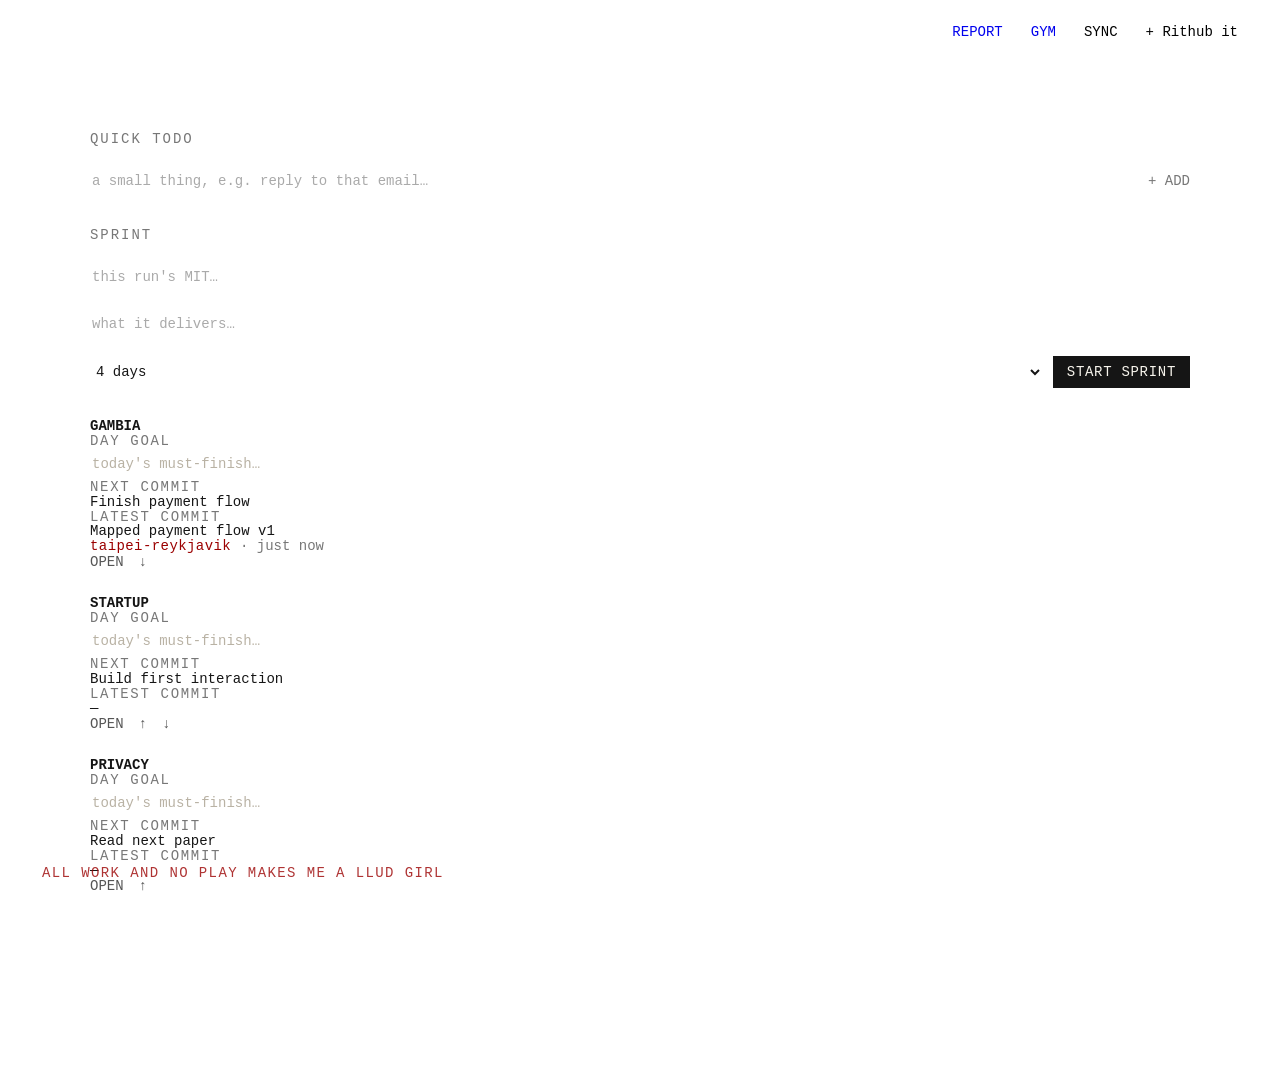
<file: index.html>
<!DOCTYPE html>
<html lang="en">
<head>
  <meta charset="UTF-8" />
  <meta name="viewport" content="width=device-width, initial-scale=1.0" />
  <title>Rithub</title>
  <link rel="stylesheet" href="style.css?v=47" />
</head>

<body>
  <header class="topbar">
    <div></div>
    <div class="topbar-actions">
      <span id="timerBadge" class="timer-badge hidden"></span>
      <a id="reportLink" class="new-project-button" href="report.html">
        REPORT
      </a>
      <a id="gymLink" class="new-project-button" href="gym.html">
        GYM
      </a>
      <button id="syncButton" class="new-project-button">
        SYNC
      </button>
      <button id="newProjectBtn" class="new-project-button">
        + Rithub it
      </button>
    </div>
  </header>

  <main>
    <section id="homeView" class="page">
      <section class="section quick-todo-section">
        <div class="section-heading">QUICK TODO</div>
        <div id="quickTodoList" class="next-list"></div>
        <div class="next-add-row">
          <input id="quickTodoInput" class="next-input" placeholder="a small thing, e.g. reply to that email…" maxlength="140" />
          <button id="addQuickTodoButton" class="plain-button add-button">
            + ADD
          </button>
        </div>
      </section>
      <div id="sprintCard" class="sprint-card"></div>
      <div id="projectsList" class="projects-list"></div>
    </section>

    <section id="projectView" class="page hidden">
      <div class="project-top">
        <button id="backButton" class="plain-button">
          &lt;- BACK TO THE ALL WORK
        </button>
        <button id="cancelProjectButton" class="cancel-button">
          CANCEL PROJECT
        </button>
      </div>

      <div class="project-title-row">
        <h1 id="projectTitle"></h1>
        <button id="timerButton" class="timer-button">
          START TIMER
        </button>
        <button id="timerOnlyButton" class="timer-only-button" title="Timer-only: when ON, stopping the timer logs the minutes directly — no commit text needed.">
          TIMER ONLY
        </button>
        <button id="commitButton" class="commit-button">
          COMMIT
        </button>
      </div>

      <section class="section">
        <div class="section-heading">TODO</div>
        <div id="nextCommitList" class="next-list"></div>
        <div class="next-add-row">
          <input id="nextInput" class="next-input" placeholder="add a small todo…" maxlength="140" />
          <button id="addNextButton" class="plain-button add-button">
            + ADD
          </button>
        </div>
      </section>

      <section class="section">
        <div class="section-heading">GOALS</div>
        <div class="goal-row">
          <span class="goal-label">MONTH</span>
          <input id="goalMonthInput" class="goal-input" placeholder="this month's must-complete…" maxlength="140" autocomplete="off" />
        </div>
      </section>

      <section class="section history-section">
        <div class="section-heading">HISTORY</div>
        <div id="historyList" class="history-list"></div>
      </section>
    </section>
  </main>

  <div id="projectModal" class="modal hidden">
    <div class="modal-inner">
      <div class="modal-heading">NEW PROJECT</div>
      <input id="projectNameInput" type="text" placeholder="name" autocomplete="off" />

      <div class="modal-actions">
        <button id="closeProjectModal" class="plain-button">CANCEL</button>
        <button id="createProjectButton" class="commit-button">CREATE</button>
      </div>
    </div>
  </div>

  <div id="commitModal" class="modal hidden">
    <div class="modal-inner">
      <div class="modal-heading">NEW COMMIT</div>
      <textarea id="commitInput" placeholder="what happened?"></textarea>

      <div class="next-add-row">
        <span class="time-label">FROM</span>
        <input type="time" id="commitStartInput" class="next-input" />
        <span class="time-label">TO</span>
        <input type="time" id="commitEndInput" class="next-input" />
      </div>

      <div class="commit-next-heading">NEXT</div>
      <div id="commitNextList" class="commit-next-list"></div>

      <div class="next-add-row">
        <input id="commitNextInput" class="next-input" placeholder="add a small todo…" maxlength="140" />
        <button id="addCommitNextButton" class="plain-button add-button">
          + ADD
        </button>
      </div>

      <div id="commitTimerNote" class="timer-note hidden">
        <span id="commitTimerNoteText"></span>
        <button id="commitTimerDiscard" class="plain-button">
          DISCARD
        </button>
      </div>

      <div class="modal-actions">
        <button id="closeCommitModal" class="plain-button">CANCEL</button>
        <button id="commitDeepToggle" class="deep-toggle-button" title="Mark this commit as deep work. Decide after the timer stops, not before.">
          DEEP
        </button>
        <button id="saveCommitButton" class="commit-button">COMMIT</button>
      </div>
    </div>
  </div>

  <div id="syncModal" class="modal hidden">
    <div class="modal-inner">
      <div class="modal-heading">CLOUD SYNC</div>

      <div id="syncStatus" class="sync-status">not configured</div>

      <input id="syncTokenInput" type="password" placeholder="github token (gist scope)" autocomplete="off" />

      <input id="syncGistInput" type="text" placeholder="gist id — only for the 2nd device" autocomplete="off" />
      <div class="sync-hint">First device: leave the gist id empty and a private gist is created for you. Other devices: paste the same token + the gist id shown here after enabling.</div>

      <div class="modal-actions">
        <button id="closeSyncModal" class="plain-button">CLOSE</button>
        <button id="disableSyncButton" class="plain-button hidden">DISCONNECT</button>
        <button id="syncNowButton" class="plain-button hidden">SYNC NOW</button>
        <button id="enableSyncButton" class="commit-button">ENABLE</button>
      </div>

      <div class="modal-heading" style="margin-top:28px">FILM BACKGROUND</div>
      <div class="sync-hint">Daily backdrop from a film you've watched — via TMDB. Free key at themoviedb.org (v3 auth).</div>
      <input id="filmTmdbInput" type="password" placeholder="tmdb api key" autocomplete="off" />
      <textarea id="filmListInput" rows="6" placeholder="one film per line, e.g.&#10;Eternity and a Day&#10;Forever and a Day" style="width:100%;margin-top:8px"></textarea>
      <div class="modal-actions">
        <button id="saveFilmBgButton" class="commit-button">SAVE FILM BG</button>
      </div>
      <div id="filmBgStatus" style="font-size:11px;color:#888;margin-top:6px;min-height:14px;"></div>
    </div>
  </div>

  <div id="filmBg"></div>
  <div id="filmCredit" class="hidden"></div>

  <footer class="footer">
    ALL WORK AND NO PLAY MAKES ME A LLUD GIRL
  </footer>

  <script src="report.js?v=47"></script>
  <script src="film-bg.js?v=12"></script>
  <script src="app.js?v=53"></script>
</body>
</html>
</file>
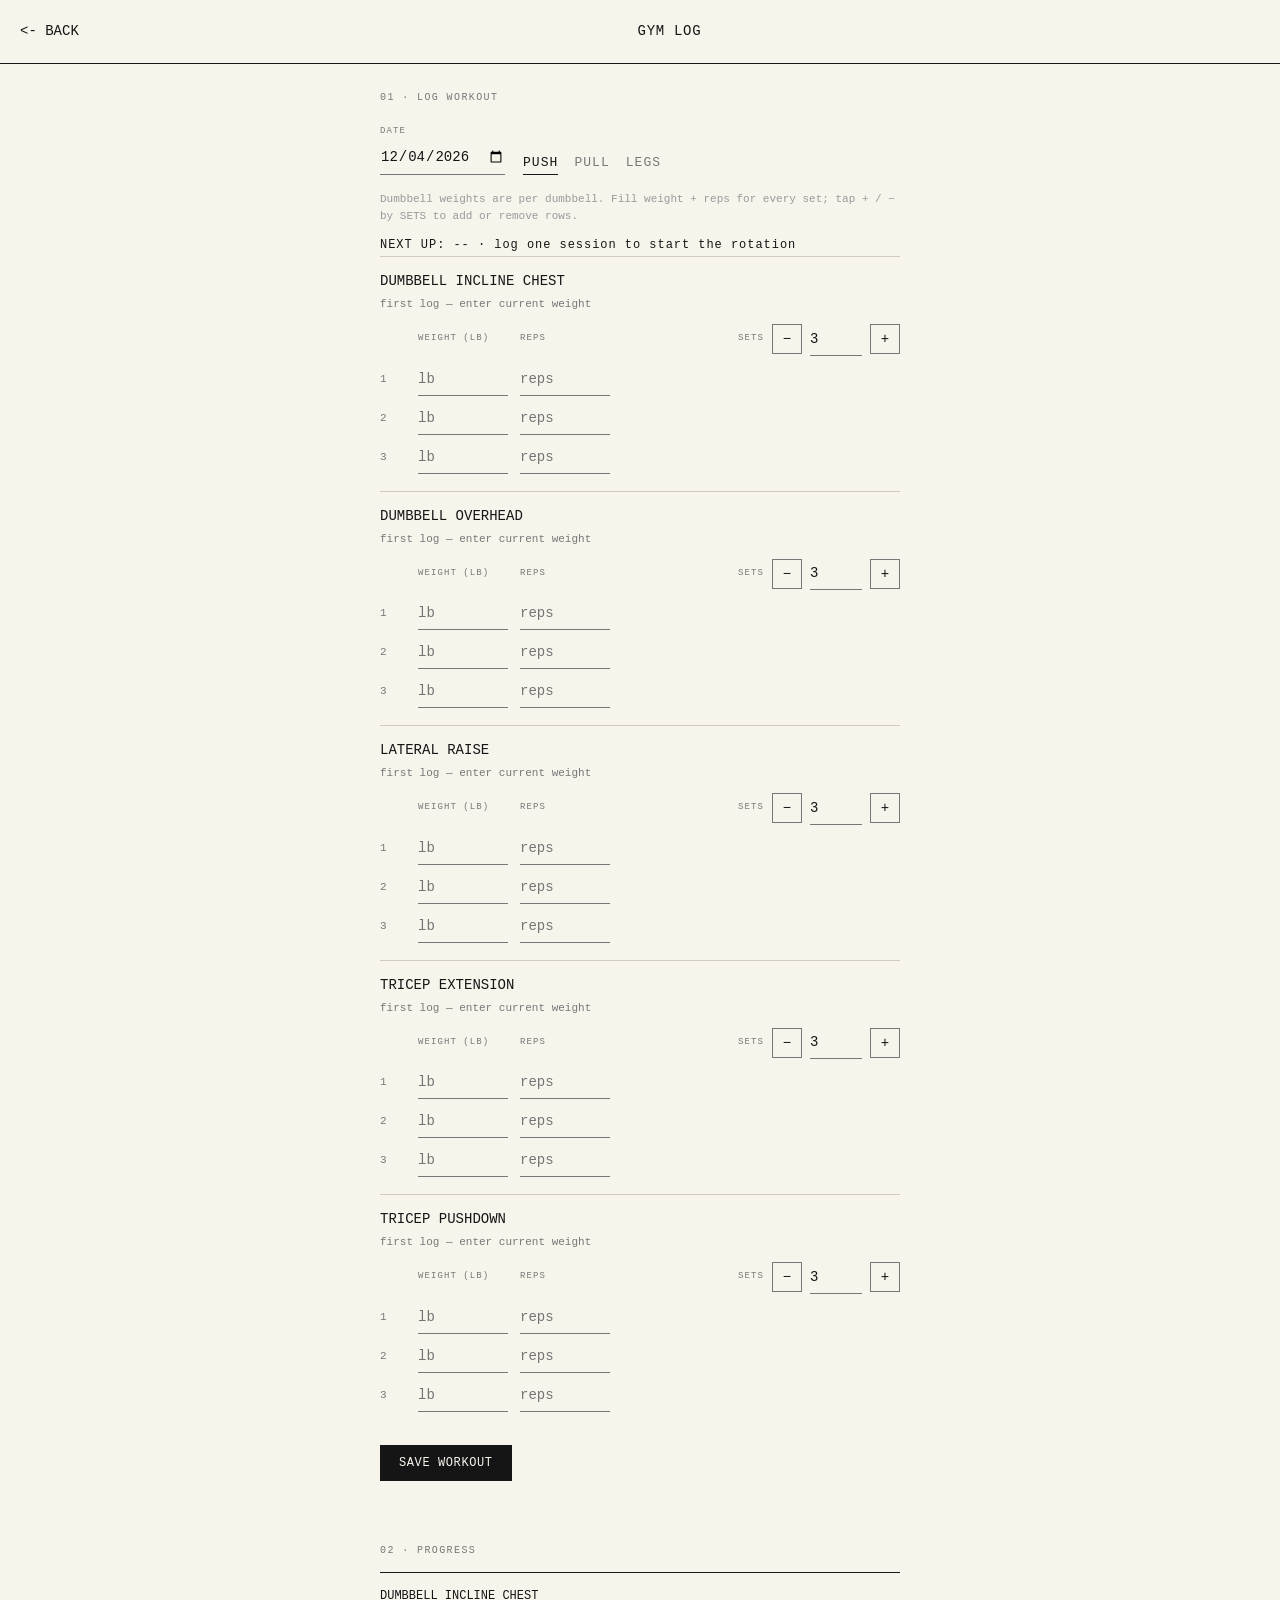
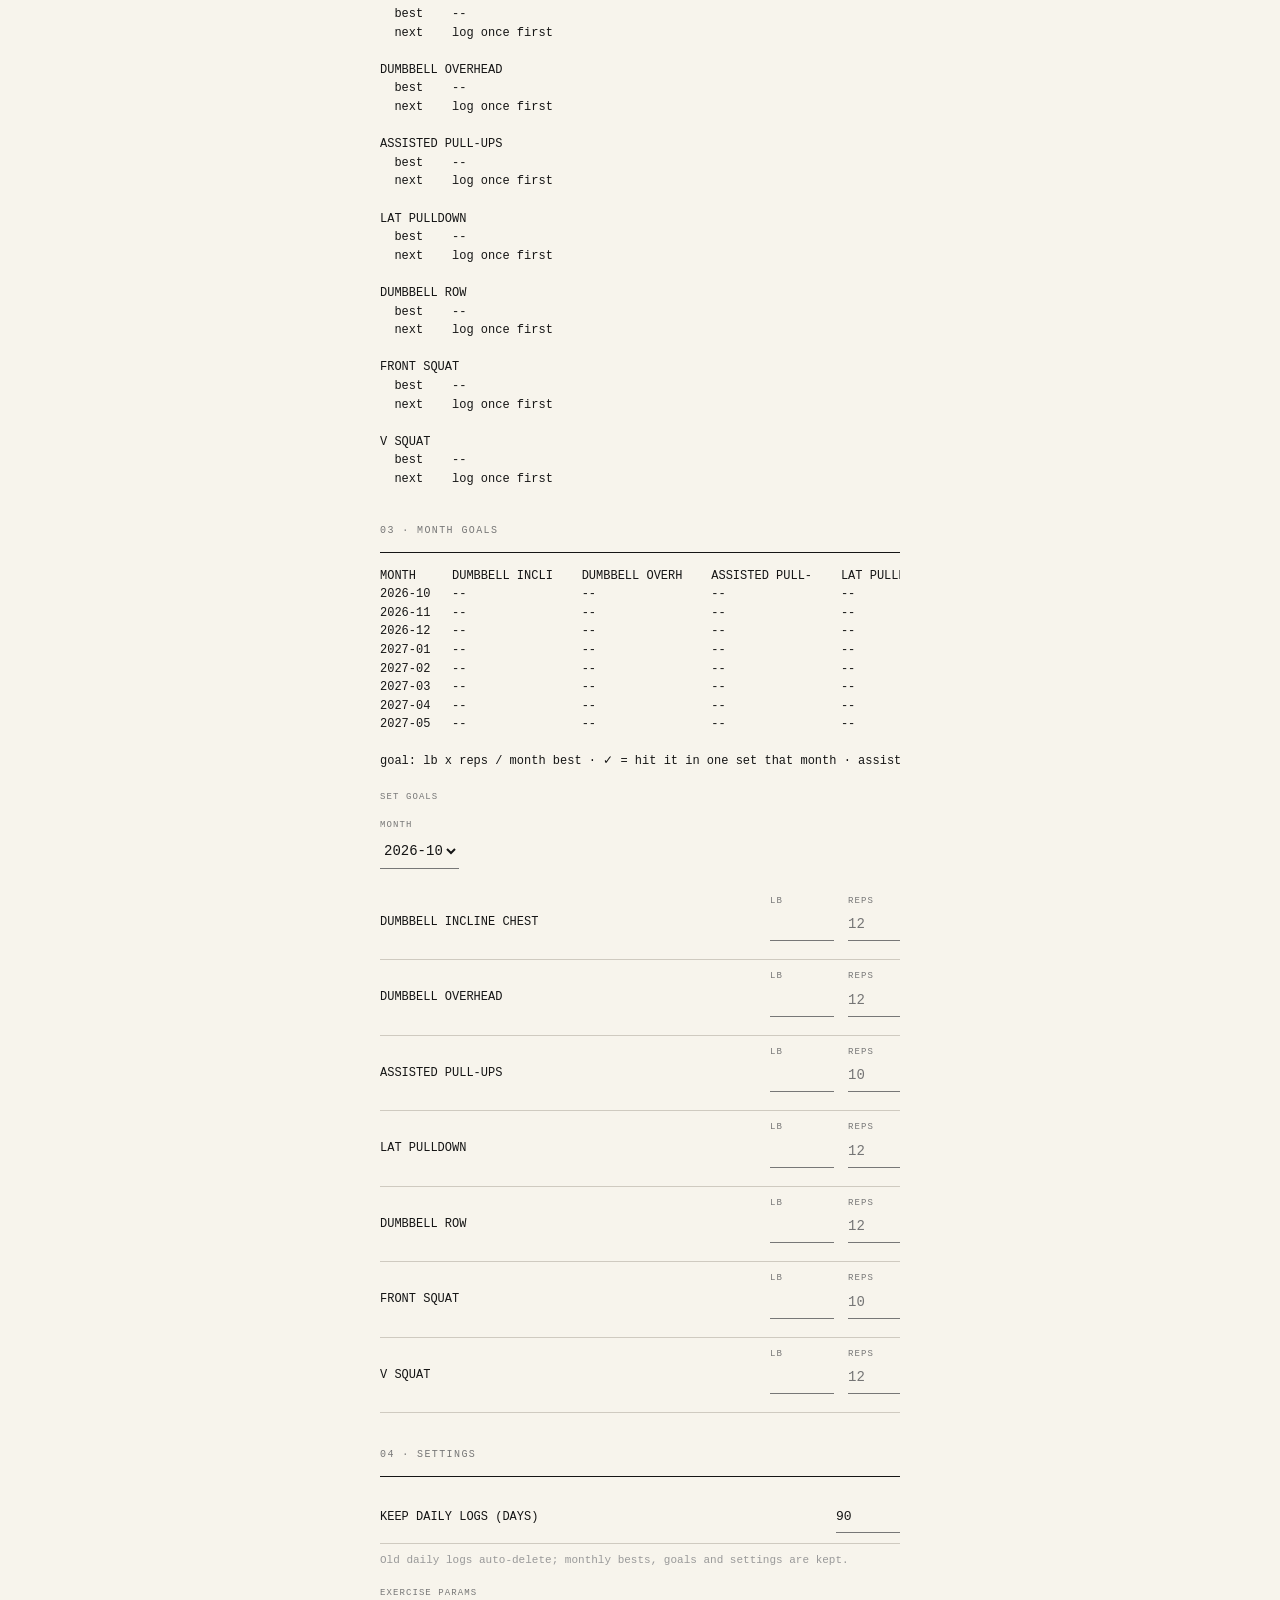
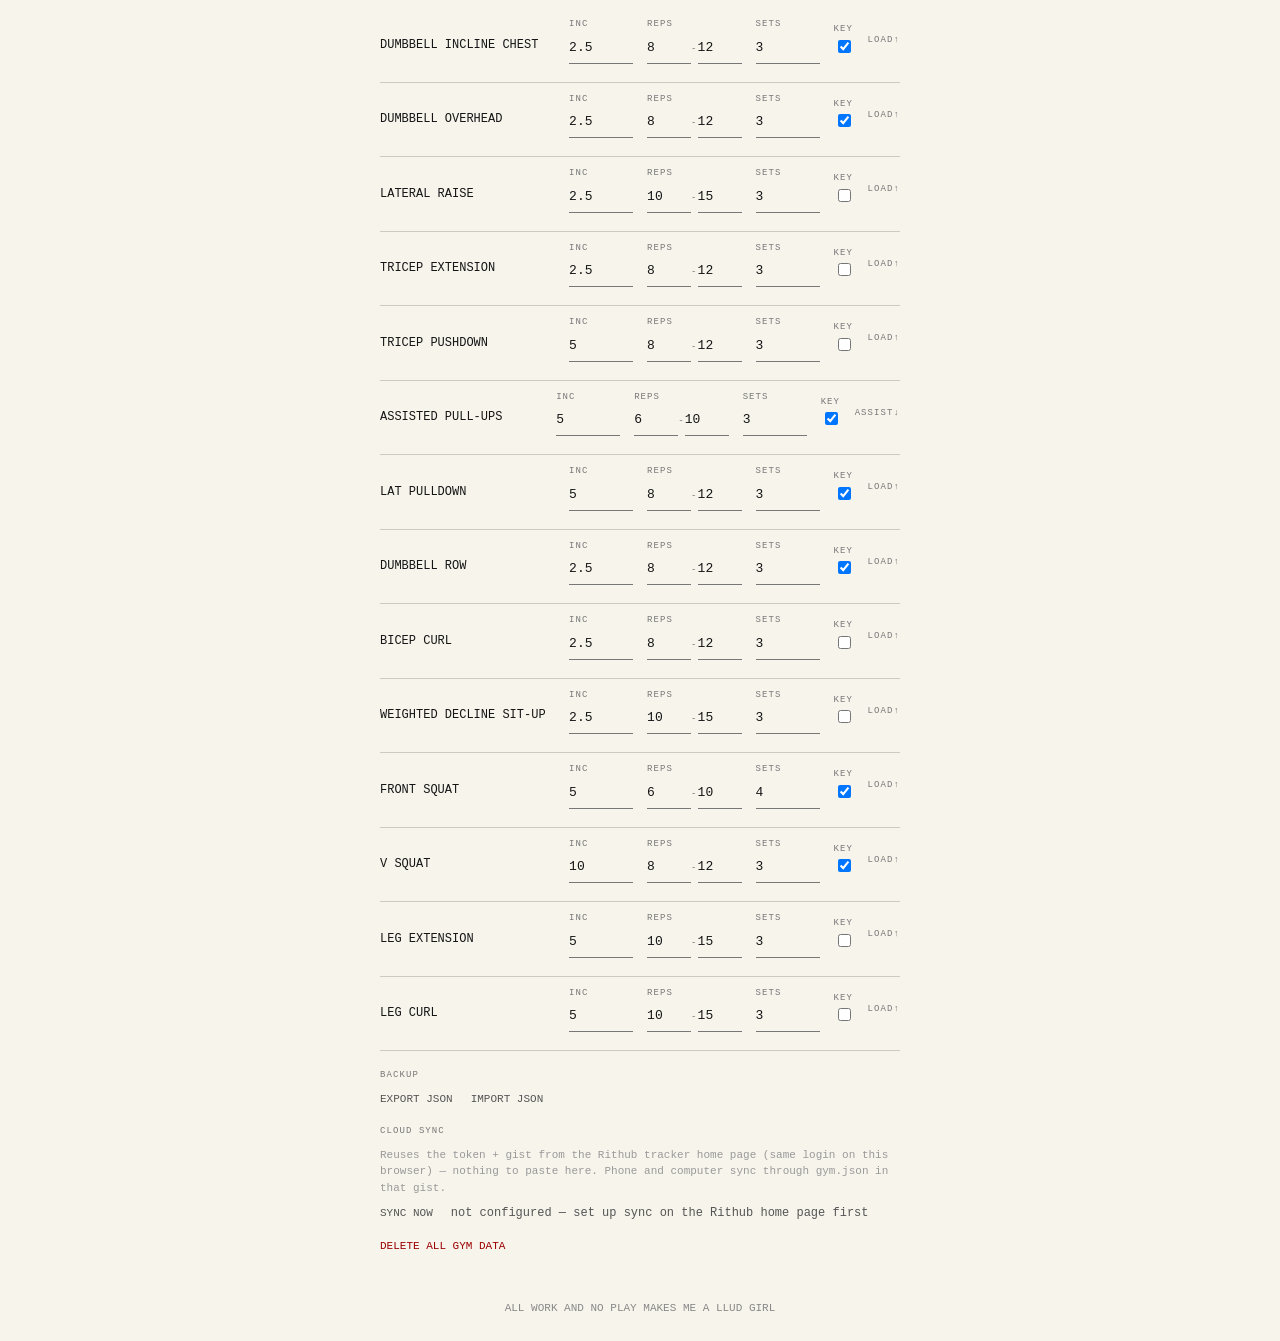
<file: gym.html>
<!DOCTYPE html>
<html lang="en">
<head>
  <meta charset="UTF-8" />
  <meta name="viewport" content="width=device-width, initial-scale=1.0" />
  <title>Rithub · Gym Log</title>
  <style>
    * { box-sizing: border-box; }
    html, body { margin: 0; padding: 0; }
    body {
      background: #f7f4ec;
      color: #151515;
      font-family: "Courier New", Courier, monospace;
      font-size: 14px;
      line-height: 1.5;
      -webkit-text-size-adjust: 100%;
    }
    .topbar {
      height: 64px;
      padding: 0 20px;
      display: flex;
      align-items: center;
      justify-content: space-between;
      border-bottom: 1px solid #151515;
    }
    .topbar-title { font-size: 14px; letter-spacing: 0.05em; }
    .back-link {
      border: none; background: transparent; padding: 0;
      font-family: inherit; font-size: 14px; cursor: pointer;
      text-decoration: none; color: #151515;
    }
    .back-link:hover { color: #9b0000; }
    main { padding: 20px; max-width: 560px; margin: 0 auto; }
    .section-heading {
      margin: 34px 0 14px; font-size: 10px; color: #777; letter-spacing: 0.14em;
    }
    .section-heading:first-child { margin-top: 6px; }
    pre {
      font-family: "Courier New", Courier, monospace;
      font-size: 12px; line-height: 1.55;
      white-space: pre; overflow-x: auto; margin: 0 0 20px 0;
    }
    .rule { border: none; border-top: 1px solid #151515; margin: 0 0 14px; }
    .row-label { margin-bottom: 8px; font-size: 9px; color: #777; letter-spacing: 0.12em; }
    input, select {
      font-family: inherit; font-size: 14px; color: #151515;
      background: transparent; border: none; border-bottom: 1px solid #777;
      padding: 8px 0; outline: none; border-radius: 0;
    }
    input:focus, select:focus { border-color: #151515; }
    input[type="number"] { width: 90px; }
    input[type="checkbox"] { width: auto; }
    .log-controls { display: flex; gap: 18px; align-items: flex-end; margin-bottom: 16px; flex-wrap: wrap; }
    .daytabs { display: flex; gap: 16px; }
    .daytabs button {
      border: none; background: transparent; padding: 4px 0;
      font-family: inherit; font-size: 13px; letter-spacing: 0.08em;
      color: #777; cursor: pointer; border-bottom: 1px solid transparent;
    }
    .daytabs button.active { color: #151515; border-bottom-color: #151515; }
    .exblock { border-top: 1px solid #cfcac0; padding: 14px 0; }
    .exname { font-size: 14px; text-transform: uppercase; }
    .exsuggest { font-size: 11px; color: #777; margin: 4px 0 10px; }
    .exsuggest.bump { color: #9b0000; }
    .exinputs { display: flex; gap: 18px; flex-wrap: wrap; }
    .exinputs label { display: flex; flex-direction: column; gap: 2px; }
    .sethead, .exsetrow { display: flex; gap: 12px; align-items: center; }
    .sethead { margin: 10px 0 4px; }
    .setnum { width: 26px; flex: none; font-size: 11px; color: #777; }
    .setcol { width: 90px; flex: none; font-size: 9px; color: #777; letter-spacing: 0.12em; }
    .exsetrow { padding: 3px 0; }
    .exsetrow input[type="number"] { width: 90px; }
    .setsctrl { margin-left: auto; display: flex; align-items: center; gap: 8px; font-size: 9px; color: #777; letter-spacing: 0.12em; }
    .setsctrl input[type="number"] { width: 52px; }
    .stepbtn {
      border: 1px solid #777; background: transparent; color: #151515;
      font-family: inherit; font-size: 14px; width: 30px; height: 30px;
      line-height: 1; padding: 0; cursor: pointer; border-radius: 0;
    }
    .stepbtn:active { background: #151515; color: #f7f4ec; }
    .black-button {
      border: 1px solid #151515; background: #151515; color: #f7f4ec;
      padding: 10px 18px; font-family: inherit; font-size: 12px;
      letter-spacing: 0.05em; cursor: pointer; margin-top: 16px;
    }
    .black-button:hover { background: #9b0000; border-color: #9b0000; }
    .plain-button {
      border: none; background: transparent; padding: 0;
      font-family: inherit; font-size: 11px; color: #555; cursor: pointer;
    }
    .plain-button:hover { color: #000; text-decoration: underline; }
    .msg { font-size: 12px; color: #555; margin-top: 10px; min-height: 18px; }
    .goalrow, .setrow {
      display: flex; gap: 14px; align-items: center;
      padding: 10px 0; border-bottom: 1px solid #cfcac0; font-size: 13px;
    }
    .goalrow .gname, .setrow .sname { flex: 1; text-transform: uppercase; font-size: 12px; }
    .setrow input[type="number"] { width: 64px; font-size: 13px; }
    .danger { color: #9b0000; font-size: 11px; margin-top: 18px; }
    .hint { font-size: 11px; color: #999; margin: 8px 0 0; }
    .todayline { font-size: 12px; letter-spacing: 0.08em; margin: 12px 0 2px; }
    .todayline b { color: #9b0000; }
    .footer { text-align: center; font-size: 11px; color: #888; padding: 24px 0; }
    /* film background — shared with index/report */
    #filmBg {
      position: fixed;
      inset: 0;
      z-index: -1;
      background-size: cover;
      background-position: center;
      opacity: 0.30;
      pointer-events: none;
    }
    #filmCredit {
      position: fixed;
      top: 8px;
      left: 12px;
      z-index: 50;
      font-size: 11px;
      color: #888;
      letter-spacing: 0.04em;
      pointer-events: none;
    }
  </style>
</head>
<body>
  <div id="filmBg"></div>
  <div id="filmCredit" class="hidden"></div>
  <header class="topbar">
    <a class="back-link" href="index.html">&lt;- BACK</a>
    <div class="topbar-title">GYM LOG</div>
    <div></div>
  </header>

  <main>
    <div class="section-heading">01 · LOG WORKOUT</div>
    <div class="log-controls">
      <label><span class="row-label">DATE</span><br><input type="date" id="logDate"></label>
      <div class="daytabs" id="dayTabs">
        <button data-day="push" class="active">PUSH</button>
        <button data-day="pull">PULL</button>
        <button data-day="legs">LEGS</button>
      </div>
    </div>
    <p class="hint">Dumbbell weights are per dumbbell. Fill weight + reps for every set; tap + / − by SETS to add or remove rows.</p>
    <div id="todayLine" class="todayline"></div>
    <div id="exerciseList"></div>
    <button id="saveBtn" class="black-button">SAVE WORKOUT</button>
    <div class="msg" id="saveMsg"></div>

    <div class="section-heading">02 · PROGRESS</div>
    <hr class="rule">
    <pre id="progressPre">loading…</pre>

    <div class="section-heading">03 · MONTH GOALS</div>
    <hr class="rule">
    <pre id="goalsPre">loading…</pre>
    <div class="row-label">SET GOALS</div>
    <div class="log-controls">
      <label><span class="row-label">MONTH</span><br><select id="goalMonth"></select></label>
    </div>
    <div id="goalEditor"></div>

    <div class="section-heading">04 · SETTINGS</div>
    <hr class="rule">
    <div class="setrow">
      <span class="sname">Keep daily logs (days)</span>
      <input type="number" id="retentionInput" min="7" max="365">
    </div>
    <p class="hint">Old daily logs auto-delete; monthly bests, goals and settings are kept.</p>
    <div class="row-label" style="margin-top:18px">EXERCISE PARAMS</div>
    <div id="exSettings"></div>
    <div class="row-label" style="margin-top:18px">BACKUP</div>
    <div style="display:flex;gap:18px;margin-top:8px">
      <button class="plain-button" id="exportBtn">EXPORT JSON</button>
      <label class="plain-button">IMPORT JSON<input type="file" id="importFile" accept=".json" hidden></label>
    </div>
    <div class="row-label" style="margin-top:18px">CLOUD SYNC</div>
    <p class="hint">Reuses the token + gist from the Rithub tracker home page (same login on this browser) — nothing to paste here. Phone and computer sync through gym.json in that gist.</p>
    <div style="display:flex;gap:18px;margin-top:8px;align-items:baseline">
      <button class="plain-button" id="gymSyncBtn">SYNC NOW</button>
      <span class="msg" id="gymSyncMsg" style="margin-top:0"></span>
    </div>
    <button class="plain-button danger" id="clearBtn">DELETE ALL GYM DATA</button>
  </main>

  <footer class="footer">ALL WORK AND NO PLAY MAKES ME A LLUD GIRL</footer>

  <script src="film-bg.js?v=1"></script>
  <script src="gym.js?v=9"></script>
  <script>if (typeof initFilmBg === 'function') initFilmBg();</script>
</body>
</html>
</file>
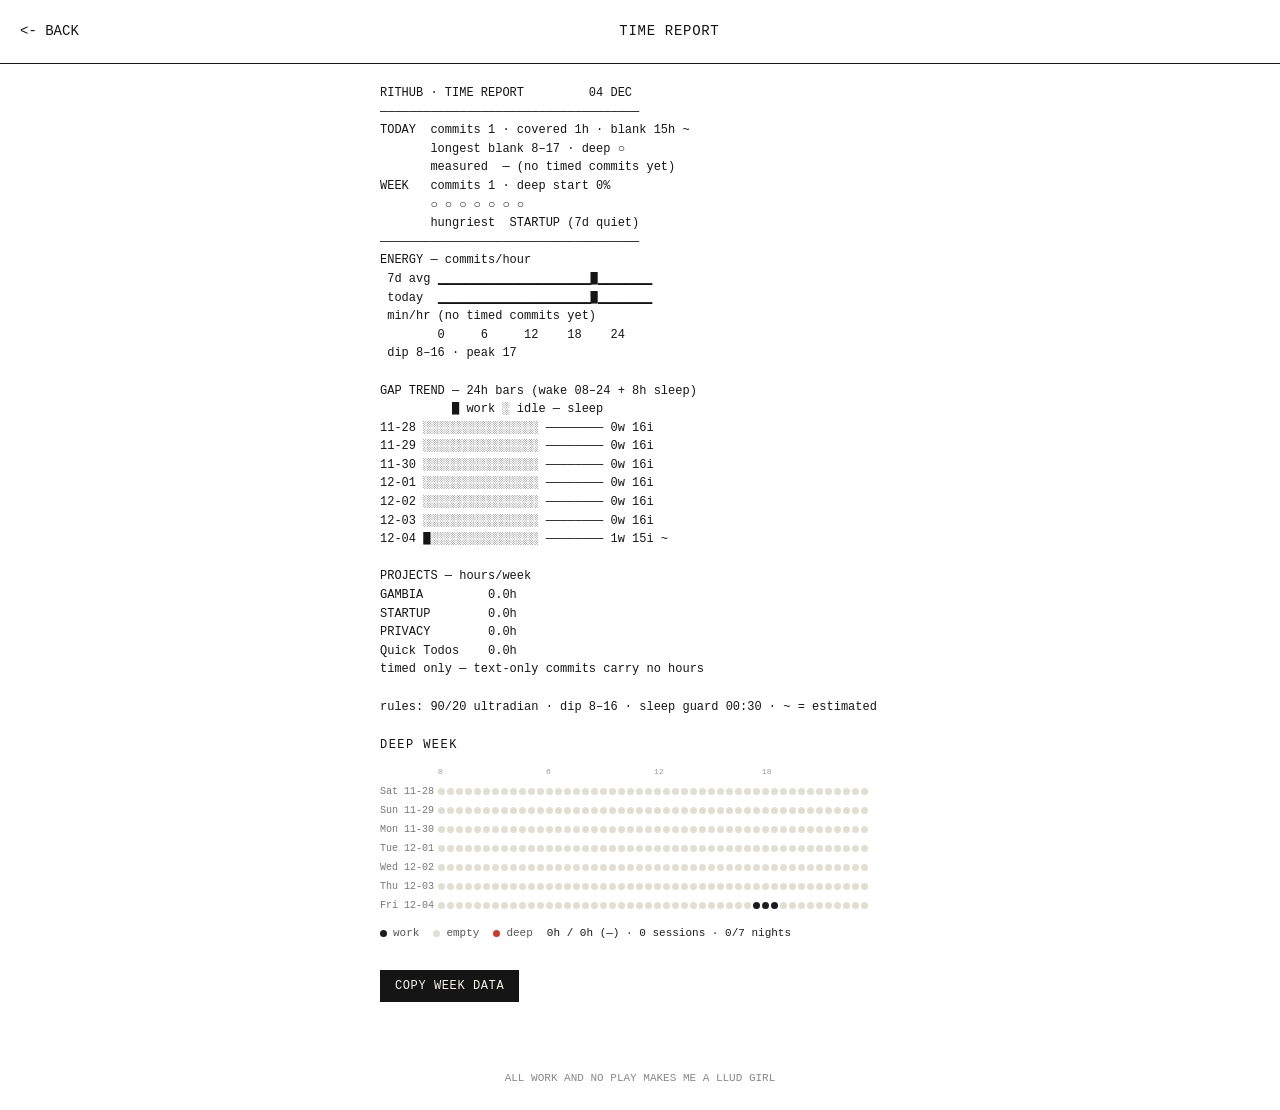
<file: report.html>
<!DOCTYPE html>
<html lang="en">
<head>
  <meta charset="UTF-8" />
  <meta name="viewport" content="width=device-width, initial-scale=1.0" />
  <title>Rithub · Time Report</title>
  <style>

    * {
      box-sizing: border-box;
    }

    html,
    body {
      margin: 0;
      padding: 0;
    }

    body {
      background: #ffffff;
      color: #151515;
      font-family:
        "Courier New",
        Courier,
        monospace;
      font-size: 14px;
      line-height: 1.5;
      -webkit-text-size-adjust: 100%;
    }

    .topbar {
      height: 64px;
      padding: 0 20px;
      display: flex;
      align-items: center;
      justify-content: space-between;
      border-bottom: 1px solid #151515;
    }

    .topbar-title {
      font-size: 14px;
      letter-spacing: 0.05em;
    }

    .new-project-button {
      border: none;
      background: transparent;
      padding: 0;
      font-family: inherit;
      font-size: 14px;
      cursor: pointer;
      text-decoration: none;
      color: #151515;
    }

    .new-project-button:hover {
      color: #9b0000;
    }

    main {
      padding: 20px;
      max-width: 560px;
      margin: 0 auto;
    }

    pre {
      font-family:
        "Courier New",
        Courier,
        monospace;
      font-size: 12px;
      line-height: 1.55;
      white-space: pre;
      overflow-x: auto;
      margin: 0 0 20px 0;
    }

    .report-actions {
      display: flex;
      align-items: center;
      gap: 14px;
      margin-bottom: 24px;
    }

    .copy-button {
      border: 1px solid #151515;
      background: #151515;
      color: #f7f4ec;
      padding: 8px 14px;
      font-family: inherit;
      font-size: 12px;
      letter-spacing: 0.05em;
      cursor: pointer;
    }

    .copy-button:hover {
      background: #9b0000;
      border-color: #9b0000;
    }

    .copy-msg {
      font-size: 12px;
      color: #555;
    }

    /* DEEP WEEK dot grid — black = work,
       light = empty, red = deep work */
    .deepweek-section {
      margin: 6px 0 28px 0;
    }


    .deepweek-title {
      font-size: 12px;
      letter-spacing: 0.12em;
      margin-bottom: 12px;
    }

    .dw-row {
      display: flex;
      align-items: center;
      margin-bottom: 4px;
    }

    .dw-label {
      width: 58px;
      flex: none;
      font-family:
        "Courier New",
        Courier,
        monospace;
      font-size: 10px;
      color: #777;
    }

    .dw-dots {
      display: flex;
      gap: 2px;
    }

    .dw-dot {
      width: 7px;
      height: 7px;
      border-radius: 50%;
      flex: none;
    }

    .dw-empty { background: #e3ded2; }
    .dw-work { background: #1c1c1c; }
    .dw-deep { background: #c93a2e; }

    .dw-axis {
      display: flex;
      align-items: flex-end;
      margin-bottom: 6px;
    }

    .dw-axis .dw-label {
      color: transparent;
    }

    .dw-tick {
      width: 7px;
      flex: none;
      font-family:
        "Courier New",
        Courier,
        monospace;
      font-size: 8px;
      color: #999;
      text-align: left;
      margin-right: 2px;
    }

    .deepweek-legend {
      display: flex;
      align-items: center;
      gap: 6px;
      font-size: 11px;
      color: #555;
      margin-top: 12px;
      flex-wrap: wrap;
    }

    .deepweek-legend .dw-dot {
      margin-left: 8px;
    }

    .deepweek-legend .dw-dot:first-child {
      margin-left: 0;
    }

    .deepweek-total {
      margin-left: 8px;
      color: #1c1c1c;
    }

    /* SPRINT HISTORY — collapsible card, display
       only. It lives outside the COPY WEEK DATA
       text on purpose: history is for reading,
       never part of what gets copied. */
    .sprint-history-item {
      margin-bottom: 14px;
    }

    .sprint-history-mit {
      font-weight: bold;
    }

    .sprint-history-meta {
      color: #555;
    }

    .footer {
      text-align: center;
      font-size: 11px;
      color: #888;
      padding: 24px 0;
    }

  /* film background — shared with index/gym */
  #filmBg {
    position: fixed;
    inset: 0;
    z-index: -1;
    background-size: cover;
    background-position: center;
    opacity: 0.30;
    pointer-events: none;
  }
  #filmCredit {
    position: fixed;
    top: 8px;
    left: 12px;
    z-index: 50;
    font-size: 11px;
    color: #888;
    letter-spacing: 0.04em;
    pointer-events: none;
  }
  </style>
</head>

<body>
  <div id="filmBg"></div>
  <div id="filmCredit" class="hidden"></div>
  <header class="topbar">
    <a class="new-project-button" href="index.html">
      &lt;- BACK
    </a>
    <div class="topbar-title">TIME REPORT</div>
    <div></div>
  </header>

  <main>
    <pre id="reportPre">loading…</pre>

    <section id="deepweekSection" class="deepweek-section" hidden>
      <div class="deepweek-title">DEEP WEEK</div>
      <div id="deepWeekAxis" class="dw-axis"></div>
      <div id="deepWeekGrid"></div>
      <div class="deepweek-legend">
        <span class="dw-dot dw-work"></span> work
        <span class="dw-dot dw-empty"></span> empty
        <span class="dw-dot dw-deep"></span> deep
        <span id="deepWeekTotal" class="deepweek-total"></span>
      </div>
    </section>

    <div class="report-actions">
      <button id="copyButton" class="copy-button">
        COPY WEEK DATA
      </button>
      <span id="copyMsg" class="copy-msg"></span>
    </div>

    <section id="sprintHistorySection" class="deepweek-section" hidden>
      <div class="deepweek-title" id="sprintHistoryToggle" style="cursor:pointer">SPRINT HISTORY</div>
      <div id="sprintHistoryList" hidden></div>
    </section>
  </main>

  <footer class="footer">
    ALL WORK AND NO PLAY MAKES ME A LLUD GIRL
  </footer>

  <script src="film-bg.js?v=12"></script>
  <script src="report.js?v=40"></script>
  <script>if (typeof initFilmBg === 'function') initFilmBg();</script>
  <script>

    (function () {

      var STORAGE_KEY = "rithub-v2";


      function loadProjects() {

        var raw = null;


        try {

          raw = JSON.parse(
            localStorage.getItem(STORAGE_KEY)
          );

        } catch (e) {

          raw = null;

        }


        if (Array.isArray(raw)) {

          return raw;

        }


        if (raw && Array.isArray(raw.projects)) {

          return raw.projects;

        }


        return [];

      }


      var projects =
        loadProjects();

      var nowMs =
        Date.now();

      var reportText =
        buildReport(projects, nowMs);


      var pre =
        document.getElementById("reportPre");


      /*
        The text grid is replaced by the dot grid
        on web; the full text (with grid) is still
        what COPY WEEK DATA copies. GOALS stays as
        text — the report is analysis only; checking
        off happens on the project page.
      */
      pre.textContent =
        reportText.replace(
          /\nDEEP WEEK — 1 char = 1h[\s\S]*?\n\n(?=rules:)/,
          "\n"
        );


      renderDeepWeek(projects, nowMs);
      function renderDeepWeek(projects, nowMs) {

        var section =
          document.getElementById("deepweekSection");


        var commits =
          collectCommits(projects, nowMs);


        if (!commits.length) {

          return;

        }


        var days =
          last7Days(nowMs);

        var rows =
          deepWeekCells(commits, days, 30);

        var cls =
          ["dw-empty", "dw-work", "dw-deep"];


        var axis =
          document.getElementById("deepWeekAxis");

        var axisLabel =
          document.createElement("div");

        axisLabel.className =
          "dw-label";

        axisLabel.textContent =
          " ";

        axis.appendChild(axisLabel);


        var marks =
          {0: "0", 12: "6", 24: "12", 36: "18"};


        for (var s = 0; s < 48; s++) {

          var tick =
            document.createElement("div");

          tick.className =
            "dw-tick";

          tick.textContent =
            marks[s] || "";

          axis.appendChild(tick);

        }


        var grid =
          document.getElementById("deepWeekGrid");

        var dayNames =
          ["Sun", "Mon", "Tue", "Wed", "Thu", "Fri", "Sat"];


        days.forEach(function (ds, di) {

          var row =
            document.createElement("div");

          row.className =
            "dw-row";


          var label =
            document.createElement("div");

          label.className =
            "dw-label";


          var d =
            new Date(ds);

          label.textContent =
            dayNames[d.getDay()] + " " +
            ("0" + (d.getMonth() + 1)).slice(-2) + "-" +
            ("0" + d.getDate()).slice(-2);


          row.appendChild(label);


          var dots =
            document.createElement("div");

          dots.className =
            "dw-dots";


          rows[di].forEach(function (v) {

            var dot =
              document.createElement("div");

            dot.className =
              "dw-dot " + cls[v];

            dots.appendChild(dot);

          });


          row.appendChild(dots);

          grid.appendChild(row);

        });


        var st =
          deepWeekStats(commits, days);


        document
          .getElementById("deepWeekTotal")
          .textContent =
            st.deepH + "h / " + st.totalH + "h" +
            " (" + st.share + ")" +
            " · " + st.sessions + " sessions" +
            " · " + st.nights + "/7 nights";


        section.hidden =
          false;

      }


      function loadSprintHistory() {

        var raw = null;

        try {

          raw = JSON.parse(
            localStorage.getItem(STORAGE_KEY)
          );

        } catch (e) {

          raw = null;

        }

        if (
          raw &&
          Array.isArray(raw.sprintHistory)
        ) {

          return raw.sprintHistory;

        }

        return [];

      }


      function renderSprintHistory() {

        var history =
          loadSprintHistory();

        if (!history.length) {

          return;

        }

        var section =
          document.getElementById(
            "sprintHistorySection"
          );

        var title =
          document.getElementById(
            "sprintHistoryToggle"
          );

        title.textContent =
          "SPRINT HISTORY (" +
          history.length + ")";

        var list =
          document.getElementById(
            "sprintHistoryList"
          );

        history.forEach(function (s) {

          var item =
            document.createElement("div");

          item.className =
            "sprint-history-item";

          var mit =
            document.createElement("div");

          mit.className =
            "sprint-history-mit";

          mit.textContent = s.mit || "";

          item.appendChild(mit);

          if (s.output) {

            var out =
              document.createElement("div");

            out.textContent =
              "delivers: " + s.output;

            item.appendChild(out);

          }

          if (s.result) {

            var res =
              document.createElement("div");

            res.textContent =
              "result: " + s.result;

            item.appendChild(res);

          }

          var meta =
            document.createElement("div");

          meta.className =
            "sprint-history-meta";

          meta.textContent =
            (s.startDate || "") + " → " +
            (s.endDate || "") + " · " +
            (s.touches || 0) + " touches";

          item.appendChild(meta);

          list.appendChild(item);

        });

        section.hidden = false;

        title.addEventListener(
          "click",
          function () {

            list.hidden = !list.hidden;

          }
        );

      }


      renderSprintHistory();


      var copyMsg =
        document.getElementById("copyMsg");


      function flash(msg) {

        copyMsg.textContent = msg;


        setTimeout(function () {

          copyMsg.textContent = "";

        }, 2000);

      }


      document
        .getElementById("copyButton")
        .addEventListener("click", function () {

          function done(ok) {

            flash(ok ? "COPIED" : "COPY FAILED");

          }


          if (
            navigator.clipboard &&
            navigator.clipboard.writeText
          ) {

            navigator.clipboard
              .writeText(reportText)
              .then(
                function () { done(true); },
                function () { fallback(); }
              );

          } else {

            fallback();

          }


          function fallback() {

            var ta =
              document.createElement("textarea");


            ta.value = reportText;

            ta.style.position = "fixed";

            ta.style.opacity = "0";


            document.body.appendChild(ta);

            ta.select();


            var ok = false;


            try {

              ok = document.execCommand("copy");

            } catch (e) {

              ok = false;

            }


            document.body.removeChild(ta);

            done(ok);

          }

        });

    })();

  </script>
</body>
</html>
</file>
<file: style.css>
* {
  box-sizing: border-box;
}

html,
body {
  margin: 0;
  padding: 0;
}

body {

  background: #f7f4ec;

  color: #151515;

  font-family:
    "Courier New",
    Courier,
    monospace;

  font-size: 14px;

  line-height: 1.5;
}


/* ==================================================
   TOP
================================================== */

.topbar {

  height: 64px;

  padding:
    0 42px;

  display: flex;

  align-items: center;

  justify-content: space-between;

  border-bottom:
    1px solid #151515;
}


.new-project-button {

  border: none;

  background: transparent;

  padding: 0;

  font-family: inherit;

  font-size: 14px;

  cursor: pointer;

  text-decoration: none;
}


.new-project-button:hover {

  color: #9b0000;

}


/* ==================================================
   PAGE
================================================== */

.page {

  width: min(
    1100px,
    calc(100vw - 84px)
  );

  margin: 0 auto;

  padding:
    65px 0 160px;
}


.hidden {

  display: none !important;
}


/* ==================================================
   HOME
================================================== */

.projects-list {

  border-top:
    1px solid #151515;
}


.project-row {

  display: grid;

  grid-template-columns:
    1.1fr
    2fr
    2fr
    auto;

  column-gap: 40px;

  min-height: 120px;

  padding:
    25px 0;

  border-bottom:
    1px solid #cfcac0;

  align-items: start;
}


.project-row:hover {

  background:
    rgba(0, 0, 0, 0.015);
}


.project-name {

  font-size: 21px;

  text-transform: uppercase;

  line-height: 1.2;

  cursor: pointer;
}


.project-name:hover {

  color: #9b0000;

}


.row-label {

  margin-bottom: 8px;

  font-size: 9px;

  color: #777;

  letter-spacing:
    0.12em;
}


.row-content {

  font-size: 14px;

  max-width: 360px;
}


.row-meta {

  margin-top: 8px;

  font-size: 10px;

  color: #777;
}


.commit-code {

  color: #9b0000;

  letter-spacing:
    0.03em;
}


.row-actions {

  display: flex;

  gap: 15px;

  align-items: start;
}


/* ==================================================
   BUTTONS
================================================== */

.plain-button {

  border: none;

  background: transparent;

  padding: 0;

  font-family: inherit;

  font-size: 11px;

  color: #555;

  cursor: pointer;
}


.plain-button:hover {

  color: #000;

  text-decoration: underline;
}


.commit-button {

  border:
    1px solid #151515;

  background: #151515;

  color: #f7f4ec;

  padding:
    8px 14px;

  font-family: inherit;

  font-size: 11px;

  letter-spacing:
    0.05em;

  cursor: pointer;
}


.commit-button:hover {

  background: #9b0000;

  border-color: #9b0000;
}


.cancel-button {

  border: none;

  background: transparent;

  padding: 0;

  font-family: inherit;

  font-size: 10px;

  color: #9b0000;

  cursor: pointer;

  letter-spacing:
    0.06em;
}


.cancel-button:hover {

  text-decoration: underline;
}


.add-button {

  margin-top: 15px;

  color: #777;
}


/* ==================================================
   PROJECT PAGE
================================================== */

.project-top {

  display: flex;

  justify-content:
    space-between;

  align-items: center;

  margin-bottom: 65px;
}


.project-title-row {

  display: flex;

  justify-content:
    space-between;

  align-items: flex-end;

  padding-bottom:
    25px;

  border-bottom:
    1px solid #151515;

  margin-bottom:
    70px;
}


.project-title-row h1 {

  margin: 0;

  font-size: 42px;

  font-weight: normal;

  line-height: 1;
}


.section {

  margin-bottom:
    75px;
}


.section-heading {

  margin-bottom: 15px;

  font-size: 10px;

  color: #777;

  letter-spacing:
    0.14em;
}


/* ==================================================
   NEXT
================================================== */

.next-list {

  border-top:
    1px solid #151515;
}


.next-item {

  display: grid;

  grid-template-columns:
    35px
    1fr
    auto;

  align-items: center;

  gap: 15px;

  min-height: 50px;

  border-bottom:
    1px solid #cfcac0;
}


.next-number {

  color: #888;

  font-size: 11px;
}


.next-text {

  font-size: 14px;
}


.next-actions {

  display: flex;

  gap: 12px;
}


.next-actions button {

  border: none;

  background: transparent;

  padding: 0;

  font-family: inherit;

  color: #999;

  cursor: pointer;
}


.next-actions button:hover {

  color: #000;
}


/* ==================================================
   HISTORY
================================================== */

.history-list {

  border-top:
    1px solid #151515;
}


.history-item {

  padding:
    22px 0;

  border-bottom:
    1px solid #cfcac0;
}


.history-text {

  font-size: 14px;

  max-width: 650px;
}


.history-meta {

  margin-top: 9px;

  display: flex;

  gap: 14px;

  color: #777;

  font-size: 10px;
}


/* ==================================================
   MODAL
================================================== */

.modal {

  position: fixed;

  inset: 0;

  display: flex;

  justify-content: center;

  align-items: center;

  background:
    rgba(0, 0, 0, 0.18);
}


.modal-inner {

  width:
    min(
      500px,
      calc(100vw - 50px)
    );

  max-height:
    calc(100vh - 60px);

  overflow-y: auto;

  background:
    #f7f4ec;

  border:
    1px solid #151515;

  padding:
    30px;
}


.modal-heading {

  margin-bottom:
    25px;

  font-size: 10px;

  color: #777;

  letter-spacing:
    0.13em;
}


input,
textarea {

  width: 100%;

  padding: 12px 0;

  border: none;

  border-bottom:
    1px solid #777;

  outline: none;

  background: transparent;

  color: #151515;

  font-family: inherit;

  font-size: 14px;
}


textarea {

  min-height:
    130px;

  resize: vertical;

  border:
    1px solid #aaa;

  padding: 12px;

  margin-bottom:
    25px;
}


input:focus,
textarea:focus {

  border-color:
    #151515;
}


.modal-actions {

  margin-top:
    30px;

  display: flex;

  justify-content:
    flex-end;

  gap: 20px;
}


.commit-next-heading {

  margin-bottom:
    8px;

  font-size: 9px;

  color: #777;

  letter-spacing:
    0.1em;
}


.commit-next-list {

  border-top:
    1px solid #ccc;
}


/* ==================================================
   FOOTER
================================================== */

.footer {

  position: fixed;

  bottom: 16px;

  left: 42px;

  color: #9b0000;

  font-size: 10px;

  letter-spacing:
    0.1em;

  opacity: 0.8;
}


/* ==================================================
   MOBILE
================================================== */

@media (max-width: 800px) {

  .page {

    width:
      calc(100vw - 40px);

    padding-top:
      40px;
  }


  .topbar {

    padding:
      0 20px;
  }


  .project-row {

    grid-template-columns:
      1fr;

    gap: 22px;

    padding:
      25px 0;
  }


  .row-actions {

    margin-top: 5px;
  }


  .project-title-row {

    align-items:
      flex-start;

    flex-direction:
      column;

    gap: 25px;
  }


  .project-title-row h1 {

    font-size: 31px;
  }


  .project-top {

    margin-bottom:
      40px;
  }


  .footer {

    left: 20px;
  }

}

/* ==================================================
   NEXT ITEM: COMMIT CHECKMARK
================================================== */

.next-actions .commit-next-item {
  color: #9b0000;
  font-size: 15px;
  font-weight: bold;
  cursor: pointer;
}

.next-actions .commit-next-item:hover {
  color: #151515;
}


/* ==================================================
   HISTORY: DELETE BUTTON
================================================== */

.history-item {
  position: relative;
}

.history-delete {
  border: none;
  background: transparent;
  padding: 0;

  font-family: inherit;
  font-size: 15px;
  color: #999;

  cursor: pointer;
}

.history-delete:hover {
  color: #9b0000;
}

.history-item-header {
  display: flex;
  justify-content: space-between;
  align-items: flex-start;
  gap: 20px;
}

.history-item-actions {
  display: flex;
  align-items: center;
  gap: 12px;
  flex-shrink: 0;
}
/* ==================================================
   SYNC
================================================== */

.topbar-actions {

  display: flex;

  gap: 28px;

  align-items: center;
}


.sync-status {

  margin-bottom: 22px;

  font-size: 11px;

  color: #777;

  letter-spacing: 0.06em;
}


.sync-hint {

  margin: 8px 0 20px;

  font-size: 10px;

  color: #999;

  line-height: 1.6;
}


#syncModal input {

  margin-bottom: 6px;
}


/* ==================================================
   TIMER
================================================== */

.timer-button {

  border:
    1px solid #151515;

  background: transparent;

  color: #151515;

  padding:
    8px 14px;

  font-family: inherit;

  font-size: 11px;

  letter-spacing:
    0.05em;

  cursor: pointer;

  white-space: nowrap;

}


.timer-button:hover:not(:disabled) {

  border-color: #9b0000;

  color: #9b0000;

}


.timer-button.running {

  background: #151515;

  color: #f7f4ec;

}


.timer-button.running:hover {

  background: #9b0000;

  border-color: #9b0000;

  color: #f7f4ec;

}


.timer-only-button {

  border:
    1px solid #b9b2a4;

  background: transparent;

  color: #8a8474;

  padding:
    8px 14px;

  font-family: inherit;

  font-size: 11px;

  letter-spacing:
    0.05em;

  cursor: pointer;

  white-space: nowrap;

}


.timer-only-button.active {

  border-color: #151515;

  background: #151515;

  color: #f7f4ec;

}


.timer-button:disabled {

  opacity: 0.35;

  cursor: default;

}


.timer-badge {

  font-size: 12px;

  cursor: pointer;

  border-bottom:
    1px solid #151515;

  margin-right: 18px;

  white-space: nowrap;

}


.timer-note {

  display: flex;

  align-items: center;

  justify-content: space-between;

  gap: 12px;

  border:
    1px dashed #151515;

  padding:
    8px 12px;

  margin:
    12px 0;

  font-size: 12px;

}


/* TODO timer button + inline add row (2026-10-05) */

.next-actions button:disabled {

  opacity: 0.25;

  cursor: default;

}


.next-actions button.todo-timer.running {

  color: #9b0000;

}


.next-add-row {

  display: flex;

  gap: 10px;

  margin-top: 15px;

  align-items: center;

}


.next-input {

  flex: 1;

  border: none;

  border-bottom:
    1px solid #cfcac0;

  background: transparent;

  font-family: inherit;

  font-size: 14px;

  padding: 8px 2px;

  color: #151515;

  outline: none;

}


.next-input::placeholder {

  color: #aaa;

}


.next-add-row .add-button {

  margin-top: 0;

  white-space: nowrap;

}


.time-label {

  flex-shrink: 0;

  font-size: 9px;

  color: #777;

  letter-spacing: 0.12em;

}


/* QUICK TODO inbox (home top) */

.quick-todo-section {

  margin-bottom: 28px;

  padding-bottom: 20px;

  border-bottom:
    1px solid #cfcac0;

}


.next-actions button.quick-todo-timer.running {

  color: #9b0000;

}


/* DEEP toggle (project timer) */

.deep-toggle-button {

  border:
    1px solid #b9b2a4;

  background: transparent;

  color: #8a8474;

  padding:
    8px 14px;

  font-family: inherit;

  font-size: 11px;

  letter-spacing:
    0.05em;

  cursor: pointer;

  white-space: nowrap;

}


.deep-toggle-button.on {

  border-color: #1a3a1a;

  background: #1a3a1a;

  color: #f7f4ec;

}


.deep-toggle-button:disabled {

  opacity: 0.35;

  cursor: default;

}


.deep-tag {

  color: #1a3a1a;

  font-weight: bold;

}


.deep-tag-button {

  background: none;

  border: none;

  padding: 0;

  font: inherit;

  cursor: pointer;

}


.deep-tag-button.off {

  color: #c9c4b8;

  font-weight: normal;

}


.goal-row {

  display: flex;

  align-items: center;

  gap: 12px;

  margin-bottom: 4px;

}


.goal-label {

  width: 52px;

  flex-shrink: 0;

  font-size: 11px;

  letter-spacing: 0.05em;

  color: #8a8474;

}


.goal-input {

  flex: 1;

  border: none;

  border-bottom:
    1px solid #cfcac0;

  background: transparent;

  font-family: inherit;

  font-size: 14px;

  padding: 8px 2px;

  color: #151515;

  outline: none;

}


.goal-input::placeholder {

  color: #b9b2a4;

}


/* Homepage day-goal line under each project name.
   Same look as .goal-input; retro-plain override
   strips the border anyway. */
.home-day-goal-input {

  display: block;

  width: 100%;

  border: none;

  border-bottom:
    1px solid #cfcac0;

  background: transparent;

  font-family: inherit;

  font-size: 14px;

  padding: 8px 2px;

  color: #151515;

  outline: none;

}


.home-day-goal-input::placeholder {

  color: #b9b2a4;

}


/* ==================================================
   SPRINT (MIT) card — top of the projects column.
   Retro-plain: whitespace separates, the MIT name
   is bold, dots carry the state. No borders needed:
   the override block below strips them anyway.
================================================== */

.sprint-card {

  margin-bottom: 28px;

}


.sprint-mit {

  font-weight: bold;

}


.sprint-meta {

  color: #777;

}


.sprint-chain {

  margin: 6px 0;

}


.sprint-chain-day {

  margin-right: 14px;

}


/* ==================================================
   RETRO PLAIN MODE (2026-10-09, her call):
   no lines, just text, white background —
   like early webpages. One override block at the
   end so it's a single easy revert.
   State fills (goal hit / deep on / timer running)
   are kept: they mark state, not decoration.
   ================================================== */

body {

  background: #ffffff;

}


* {

  border: none !important;

  box-shadow: none !important;

}


/* most radical proximity (2026-10-09, her call):
   uniform size, everything inside a block jammed
   to the physical limit — line-height ~1, zero
   internal margins. Only the air BETWEEN blocks
   separates. */

.project-row {

  display: block !important;

  padding: 2px 0 24px !important;

  min-height: 0 !important;

  line-height: 1.05 !important;

}


.project-row > div,
.project-row .project-name,
.project-row .row-label,
.project-row .row-content,
.project-row .row-meta {

  margin: 0 !important;

  padding: 0 !important;

  line-height: 1.05 !important;

}


.goal-row {

  margin: 0 !important;

  line-height: 1.05 !important;

}


.section-title {

  margin-bottom: 6px !important;

}


/* uniform size, no hierarchy — one size everywhere (2026-10-09) */

* {

  font-size: 14px !important;

}


/* quick todo: same radical compaction */

.next-item {

  display: block !important;

  min-height: 0 !important;

  padding: 2px 0 12px !important;

  line-height: 1.05 !important;

}


.next-item > div {

  margin: 0 !important;

  padding: 0 !important;

}


.next-number,
.next-text,
.next-actions {

  line-height: 1.05 !important;

}


.quick-todo-section {

  margin-bottom: 16px !important;

  padding-bottom: 12px !important;

}


/* project names bold (2026-10-09, her call):
   hierarchy through weight, not size */

.project-name {

  font-weight: bold !important;

}


/* film background (2026-10-09, her call):
   daily backdrop from her watched films via TMDB,
   heavily faded so the text-first layout stays readable */

#filmBg {

  position: fixed;

  inset: 0;

  z-index: -1;

  background-size: cover;

  background-position: center;

  opacity: 0.30;

  pointer-events: none;

}


#filmCredit {

  position: fixed;

  top: 8px;

  left: 12px;

  z-index: 50;

  font-size: 11px;

  color: #888;

  letter-spacing: 0.04em;

  pointer-events: none;

}
</file>
